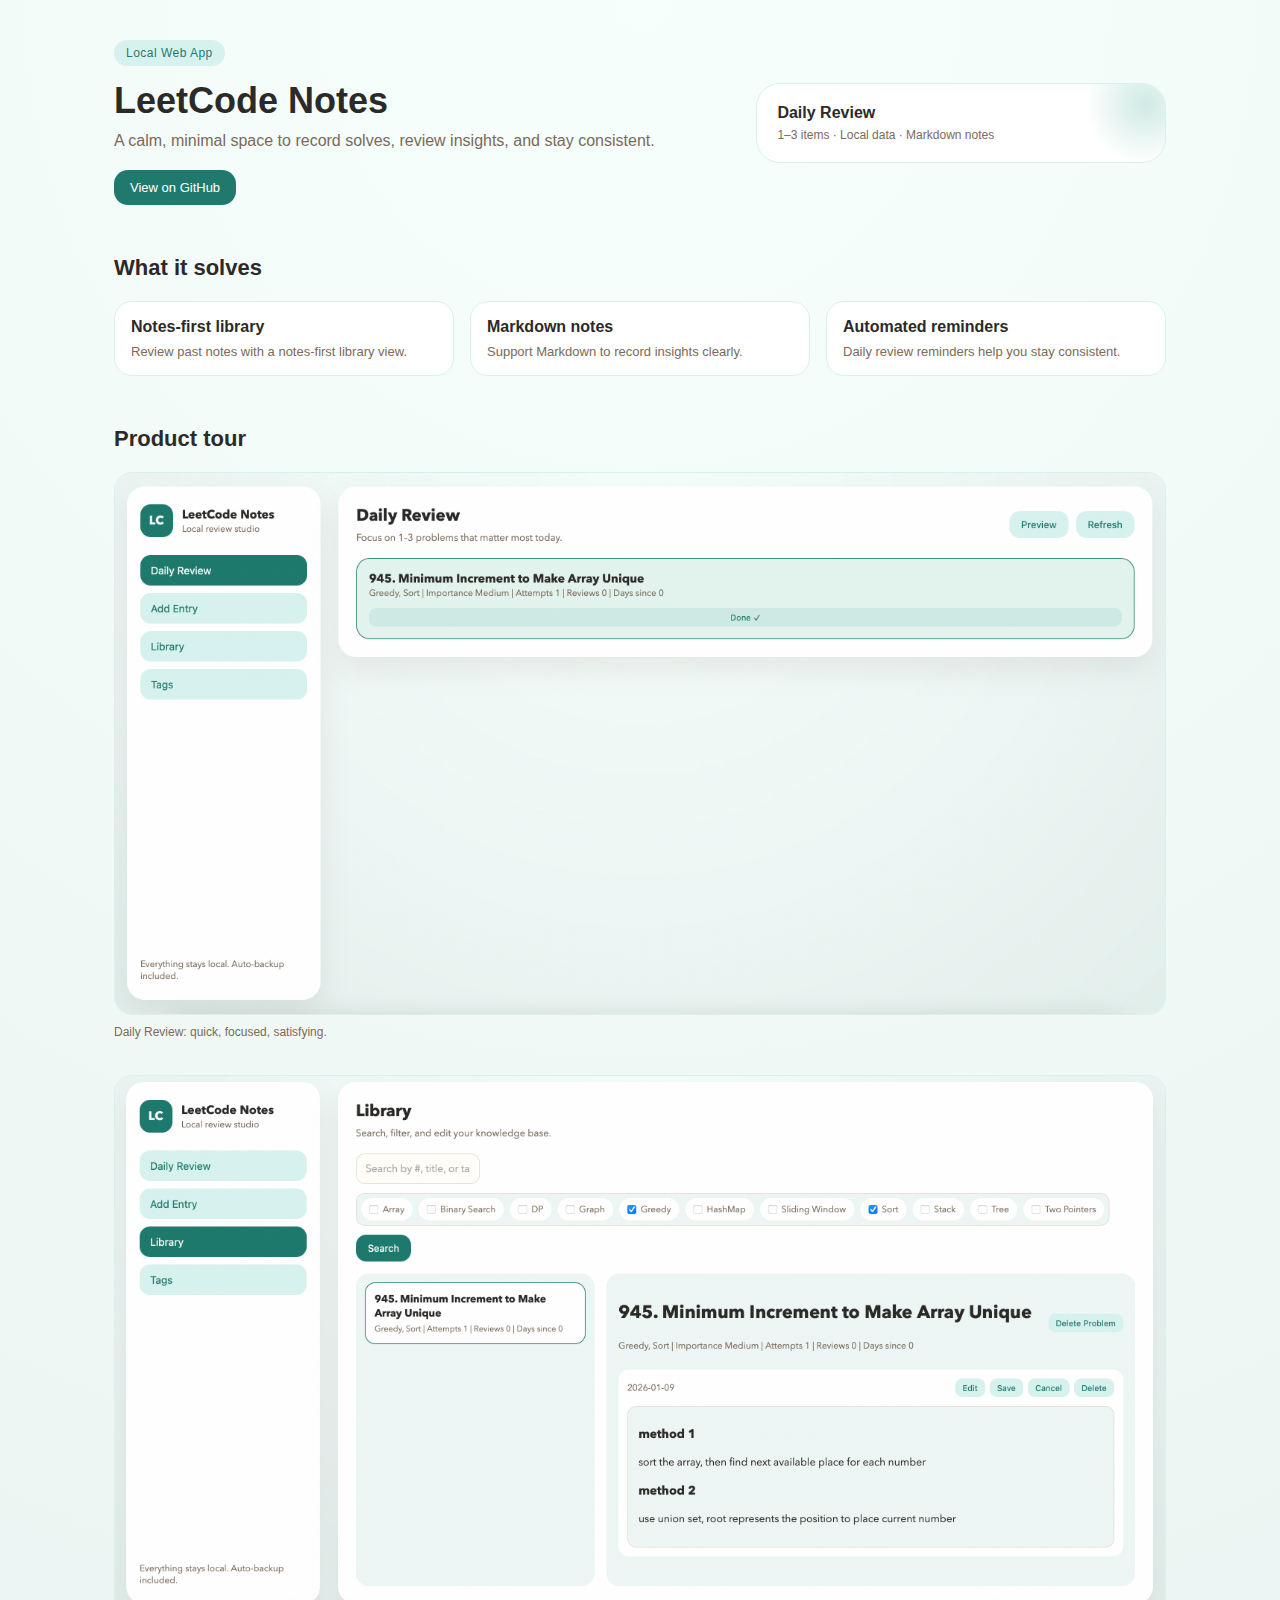
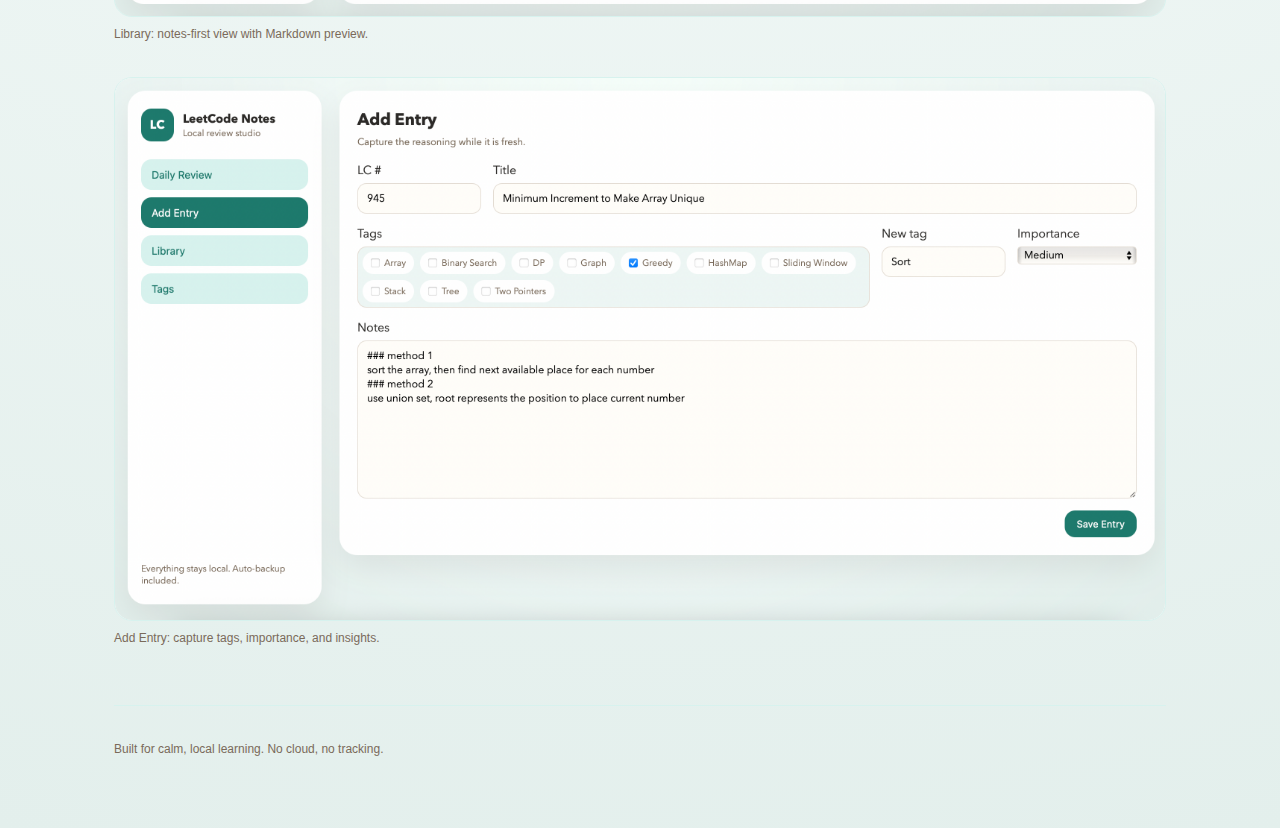
<file: docs/index.html>
<!doctype html>
<html lang="en">
  <head>
    <meta charset="utf-8" />
    <meta name="viewport" content="width=device-width, initial-scale=1" />
    <title>LeetCode Notes — Local Demo</title>
    <link rel="stylesheet" href="./style.css" />
  </head>
  <body>
    <div class="page">
      <header class="hero">
        <div>
          <span class="pill">Local Web App</span>
          <h1>LeetCode Notes</h1>
          <p class="lead">A calm, minimal space to record solves, review insights, and stay consistent.</p>
          <div class="actions">
            <a class="btn" href="https://github.com/George-ao/leetcode-tracker" target="_blank" rel="noreferrer">View on GitHub</a>
          </div>
        </div>
        <div class="hero-card">
          <div class="hero-card__title">Daily Review</div>
          <div class="hero-card__meta">1–3 items · Local data · Markdown notes</div>
          <div class="hero-card__accent"></div>
        </div>
      </header>

      <section class="section">
        <h2>What it solves</h2>
        <div class="grid">
          <div class="card">
            <h3>Notes-first library</h3>
            <p>Review past notes with a notes-first library view.</p>
          </div>
          <div class="card">
            <h3>Markdown notes</h3>
            <p>Support Markdown to record insights clearly.</p>
          </div>
          <div class="card">
            <h3>Automated reminders</h3>
            <p>Daily review reminders help you stay consistent.</p>
          </div>
        </div>
      </section>

      <section class="section">
        <h2>Product tour</h2>
        <div class="shots">
          <figure>
            <div class="shot">
              <img src="./assets/review.png" alt="Daily Review screen" />
            </div>
            <figcaption>Daily Review: quick, focused, satisfying.</figcaption>
          </figure>
          <figure>
            <div class="shot">
              <img src="./assets/library.png" alt="Library screen" />
            </div>
            <figcaption>Library: notes-first view with Markdown preview.</figcaption>
          </figure>
          <figure>
            <div class="shot">
              <img src="./assets/add_entry.png" alt="Add Entry screen" />
            </div>
            <figcaption>Add Entry: capture tags, importance, and insights.</figcaption>
          </figure>
        </div>
      </section>

      <footer class="footer">
        <p>Built for calm, local learning. No cloud, no tracking.</p>
      </footer>
    </div>
  </body>
</html>
</file>
<file: docs/style.css>
:root {
  --bg: #eef6f4;
  --panel: #ffffff;
  --ink: #2c2a28;
  --muted: #7a6a5a;
  --accent: #1f7a6d;
  --accent-soft: #d7f2ee;
  --highlight: #cfeae4;
}

* {
  box-sizing: border-box;
}

body {
  margin: 0;
  font-family: "Avenir Next", "Helvetica Neue", sans-serif;
  color: var(--ink);
  background: radial-gradient(circle at top, #f6fffb 0%, #eef6f4 60%, #e3efec 100%);
}

.page {
  max-width: 1100px;
  margin: 0 auto;
  padding: 40px 24px 60px;
}

.hero {
  display: grid;
  grid-template-columns: 1.2fr 0.8fr;
  gap: 28px;
  align-items: center;
}

.pill {
  display: inline-flex;
  padding: 6px 12px;
  border-radius: 999px;
  background: var(--accent-soft);
  color: var(--accent);
  font-size: 12px;
  letter-spacing: 0.04em;
}

h1 {
  margin: 14px 0 10px;
  font-size: 36px;
}

.lead {
  margin: 0 0 20px;
  color: var(--muted);
}

.actions {
  display: flex;
  gap: 12px;
  align-items: center;
}

.btn {
  display: inline-flex;
  padding: 10px 16px;
  background: var(--accent);
  color: #fff;
  text-decoration: none;
  border-radius: 14px;
  font-size: 13px;
}

.hero-card {
  background: var(--panel);
  border-radius: 24px;
  padding: 20px;
  position: relative;
  overflow: hidden;
  border: 1px solid var(--accent-soft);
}

.hero-card__title {
  font-weight: 700;
  font-size: 16px;
  margin-bottom: 6px;
}

.hero-card__meta {
  color: var(--muted);
  font-size: 12px;
}

.hero-card__accent {
  position: absolute;
  right: -40px;
  top: -40px;
  width: 120px;
  height: 120px;
  background: radial-gradient(circle at center, var(--highlight), transparent 70%);
}

.section {
  margin-top: 50px;
}

.section h2 {
  margin: 0 0 20px;
  font-size: 22px;
}

.grid {
  display: grid;
  gap: 16px;
  grid-template-columns: repeat(auto-fit, minmax(220px, 1fr));
}

.card {
  background: var(--panel);
  border-radius: 18px;
  padding: 16px;
  border: 1px solid var(--accent-soft);
}

.card h3 {
  margin: 0 0 8px;
  font-size: 16px;
}

.card p {
  margin: 0;
  color: var(--muted);
  font-size: 13px;
}

.shots {
  display: flex;
  flex-direction: column;
  gap: 36px;
}

figure {
  margin: 0;
  width: 100%;
}

.shot {
  border-radius: 18px;
  overflow: hidden;
  background: var(--panel);
  border: 1px solid var(--accent-soft);
  min-height: 520px;
  display: grid;
  place-items: center;
}

.shot img {
  width: 100%;
  height: auto;
}

.shot img {
  width: 100%;
  height: auto;
  display: block;
}

figcaption {
  margin-top: 10px;
  font-size: 12px;
  color: var(--muted);
}

.muted {
  color: var(--muted);
  font-size: 12px;
}

.footer {
  margin-top: 60px;
  padding-top: 24px;
  border-top: 1px solid var(--accent-soft);
  color: var(--muted);
  font-size: 12px;
}

@media (max-width: 900px) {
  .hero {
    grid-template-columns: 1fr;
  }
}
</file>
